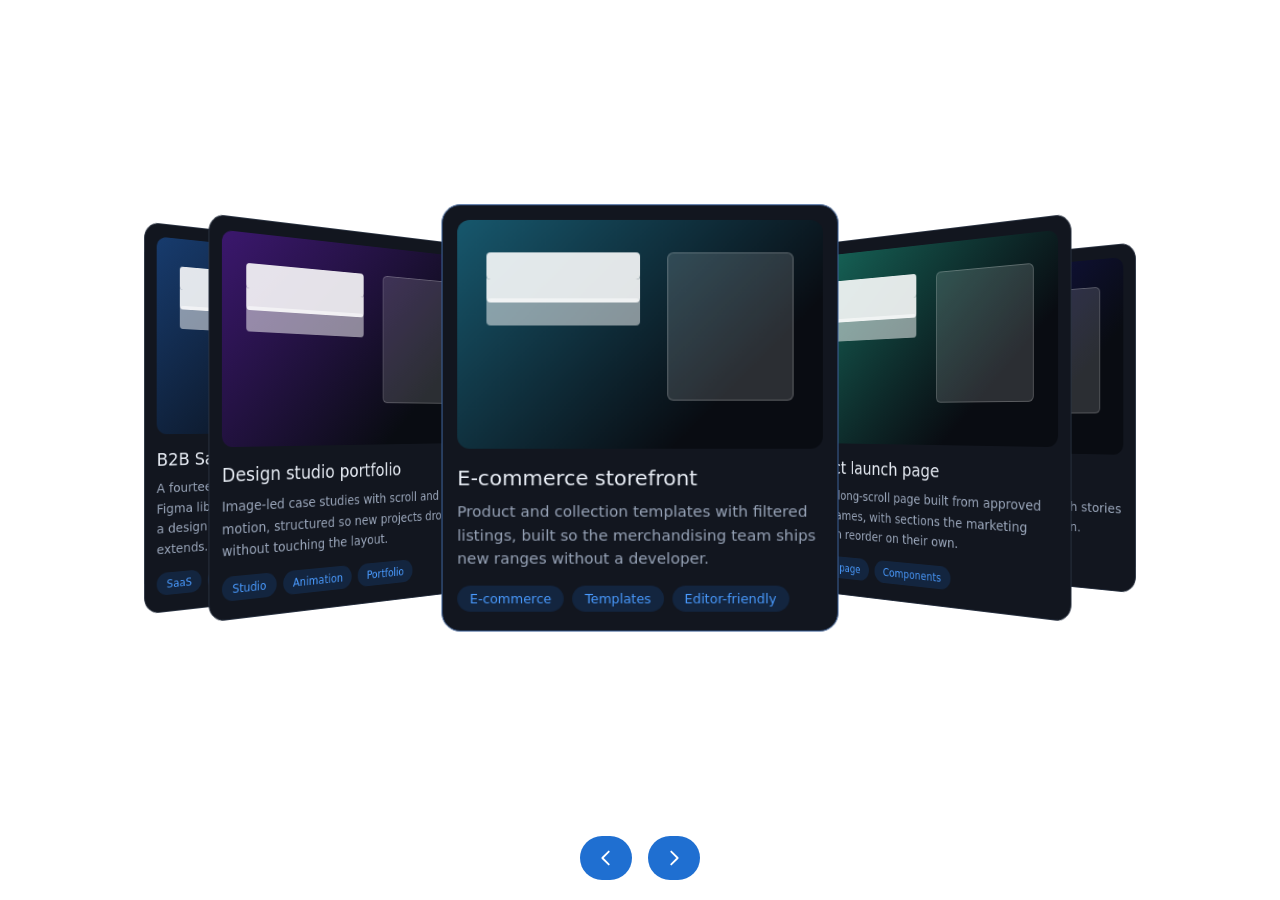
<file: index.html>
<!DOCTYPE html>
<html lang="en">
<head>
  <meta charset="utf-8">
  <meta name="viewport" content="width=device-width, initial-scale=1">
  <title>Cover Flow</title>
  <link rel="stylesheet" href="style.css">
</head>
<body>
  <main class="stage" id="stage" aria-roledescription="carousel" aria-label="Recent projects" tabindex="0">
    <article class="card" style="--h:215">
      <div class="thumb"></div>
      <h2>B2B SaaS marketing site</h2>
      <p>A fourteen-page marketing site rebuilt from a Figma library, with a CMS for release notes and a design system the in-house team now extends.</p>
      <ul class="tags"><li>SaaS</li><li>CMS</li><li>Design system</li></ul>
    </article>
    <article class="card" style="--h:265">
      <div class="thumb"></div>
      <h2>Design studio portfolio</h2>
      <p>Image-led case studies with scroll and hover motion, structured so new projects drop in without touching the layout.</p>
      <ul class="tags"><li>Studio</li><li>Animation</li><li>Portfolio</li></ul>
    </article>
    <article class="card" style="--h:195">
      <div class="thumb"></div>
      <h2>E-commerce storefront</h2>
      <p>Product and collection templates with filtered listings, built so the merchandising team ships new ranges without a developer.</p>
      <ul class="tags"><li>E-commerce</li><li>Templates</li><li>Editor-friendly</li></ul>
    </article>
    <article class="card" style="--h:170">
      <div class="thumb"></div>
      <h2>Product launch page</h2>
      <p>A single long-scroll page built from approved Figma frames, with sections the marketing team can reorder on their own.</p>
      <ul class="tags"><li>Landing page</li><li>Components</li></ul>
    </article>
    <article class="card" style="--h:240">
      <div class="thumb"></div>
      <h2>Nonprofit content hub</h2>
      <p>A CMS-driven site where editors publish stories and events without touching the design.</p>
      <ul class="tags"><li>CMS</li><li>Blog</li><li>Events</li></ul>
    </article>
  </main>

  <div class="controls">
    <button class="btn" id="prev" aria-label="Previous project">
      <svg viewBox="0 0 24 24" width="22" height="22" fill="none" stroke="currentColor" stroke-width="2" stroke-linecap="round" stroke-linejoin="round"><path d="M15 5l-7 7 7 7"/></svg>
    </button>
    <button class="btn" id="next" aria-label="Next project">
      <svg viewBox="0 0 24 24" width="22" height="22" fill="none" stroke="currentColor" stroke-width="2" stroke-linecap="round" stroke-linejoin="round"><path d="M9 5l7 7-7 7"/></svg>
    </button>
  </div>

  <script src="coverflow.js"></script>
</body>
</html>
</file>
<file: style.css>
:root{
  --card-w:min(380px,62vw);
  --blue:#1f6fd1;
  --blue-soft:#4a9bff;
  --ink:#e8edf5;
  --muted:#9aa6ba;
  --surface:#12161f;
  --line:#2a3342;
}
*{box-sizing:border-box}
html,body{height:100%;margin:0;background:transparent;color:var(--ink);font-family:"Ubuntu","Segoe UI",system-ui,sans-serif}
body{display:flex;flex-direction:column;overflow:hidden}

.stage{
  position:relative;flex:1;min-height:420px;
  perspective:1400px;touch-action:pan-y;user-select:none;outline:none;
}
.card{
  position:absolute;left:50%;top:50%;width:var(--card-w);
  padding:14px 14px 18px;
  background:var(--surface);border:1px solid var(--line);border-radius:18px;
  cursor:pointer;will-change:transform;
  transition:transform .6s cubic-bezier(.2,.7,.2,1),opacity .6s,border-color .3s;
}
.card.is-active{border-color:#3b5f96;cursor:default}
.thumb{
  aspect-ratio:16/10;border-radius:12px;margin-bottom:16px;position:relative;overflow:hidden;
  background:linear-gradient(135deg,hsl(var(--h) 65% 26%),#090c12 75%);
}
.thumb::before{
  content:"";position:absolute;left:8%;top:14%;width:42%;height:12%;border-radius:4px;
  background:rgba(255,255,255,.88);
  box-shadow:0 22px 0 rgba(255,255,255,.88),0 44px 0 rgba(255,255,255,.5);
}
.thumb::after{
  content:"";position:absolute;right:8%;top:14%;width:34%;height:64%;border-radius:6px;
  background:rgba(255,255,255,.14);border:1px solid rgba(255,255,255,.22);
}
.card h2{margin:0 0 8px;font-size:1.25rem;font-weight:500;line-height:1.25}
.card p{margin:0 0 14px;font-size:.92rem;line-height:1.55;color:var(--muted)}
.tags{list-style:none;margin:0;padding:0;display:flex;flex-wrap:wrap;gap:8px}
.tags li{padding:5px 12px;border-radius:999px;background:#13253f;color:var(--blue-soft);font-size:.78rem}

.controls{display:flex;justify-content:center;gap:16px;padding:0 0 20px}
.btn{
  width:52px;height:44px;border:0;border-radius:22px;background:var(--blue);color:#fff;cursor:pointer;
  display:grid;place-items:center;transition:background .2s,opacity .2s;
}
.btn:hover{background:var(--blue-soft)}
.btn:disabled{opacity:.35;cursor:default}
.btn:focus-visible,.stage:focus-visible{outline:2px solid var(--blue-soft);outline-offset:3px}

@media (max-width:600px){
  .card p{display:none}
}
@media (prefers-reduced-motion:reduce){
  .card{transition:none}
}
</file>
